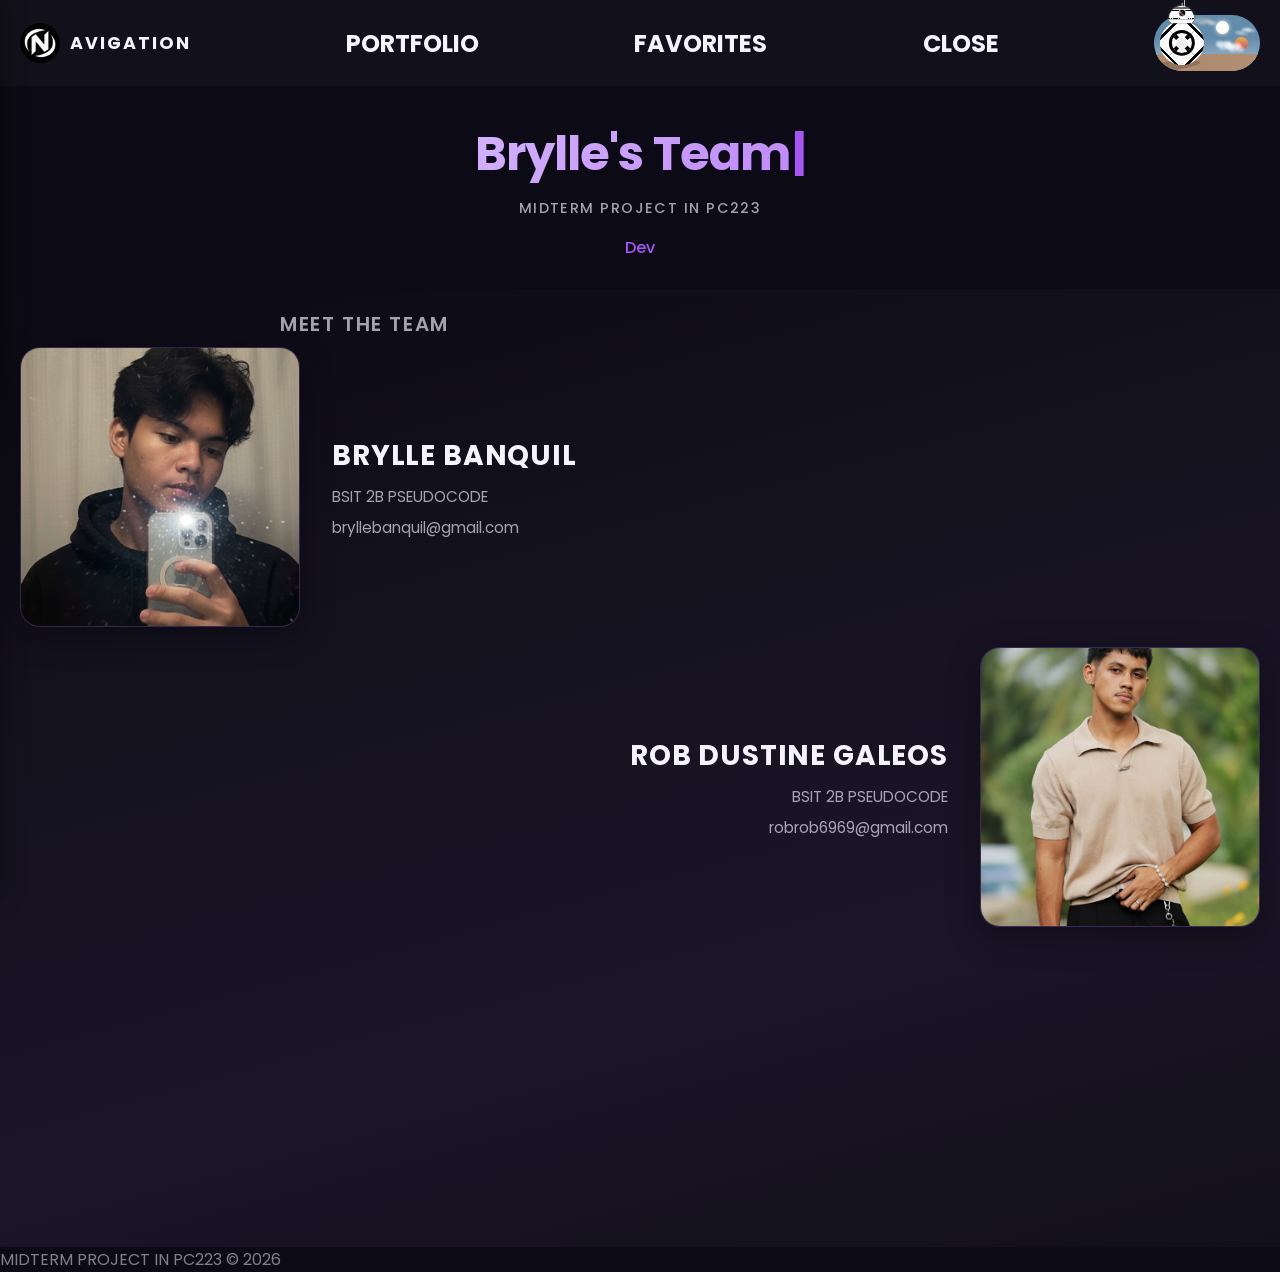
<file: pages/index.html>
<!DOCTYPE html>
<html lang="en">
<head>
    <meta charset="UTF-8">
    <meta name="viewport" content="width=device-width, initial-scale=1.0">
    <title>MIDTERM PROJECT IN PC223</title>
    <link rel="preconnect" href="https://fonts.googleapis.com">
    <link rel="preconnect" href="https://fonts.gstatic.com" crossorigin>
    <link href="https://fonts.googleapis.com/css2?family=Poppins:wght@300;400;500;600;700&display=swap" rel="stylesheet">
    <link rel="stylesheet" href="../style/dashboard.css">
</head>
<body data-theme="dark">
    <header>
        <div class="header-brand" onclick="toggleNav('header')" role="button" tabindex="0" aria-label="Open menu" onkeydown="if(event.key==='Enter'||event.key===' ') { event.preventDefault(); toggleNav('header'); }">
            <img src="../source/images/logo/image.jpg" alt="Brylle's Team" class="header-logo">
            <span class="header-nav-label">AVIGATION</span>
        </div>
        <a href="portfolio.html" class="headsec"><h2>PORTFOLIO</h2></a>
        <a href="favorites.html" class="headsec"><h2>FAVORITES</h2></a>
        <h2 id="close">CLOSE</h2>
        <nav class="navigation">
            <!-- From Uiverse.io by Galahhad - BB8 Toggle -->
            <label class="bb8-toggle" id="themeToggle">
                <input class="bb8-toggle__checkbox" type="checkbox">
                <div class="bb8-toggle__container">
                    <div class="bb8-toggle__scenery">
                        <div class="bb8-toggle__star"></div>
                        <div class="bb8-toggle__star"></div>
                        <div class="bb8-toggle__star"></div>
                        <div class="bb8-toggle__star"></div>
                        <div class="bb8-toggle__star"></div>
                        <div class="bb8-toggle__star"></div>
                        <div class="bb8-toggle__star"></div>
                        <div class="tatto-1"></div>
                        <div class="tatto-2"></div>
                        <div class="gomrassen"></div>
                        <div class="hermes"></div>
                        <div class="chenini"></div>
                        <div class="bb8-toggle__cloud"></div>
                        <div class="bb8-toggle__cloud"></div>
                        <div class="bb8-toggle__cloud"></div>
                    </div>
                    <div class="bb8">
                        <div class="bb8__head-container">
                            <div class="bb8__antenna"></div>
                            <div class="bb8__antenna"></div>
                            <div class="bb8__head"></div>
                        </div>
                        <div class="bb8__body"></div>
                    </div>
                    <div class="artificial__hidden">
                        <div class="bb8__shadow"></div>
                    </div>
                </div>
            </label>
        </nav>
    </header>
    <aside id="sidebar" class="sidebar">
        <div class="sidebar-header" onclick="toggleNav('sidebar')" role="button" tabindex="0" aria-label="Close menu" onkeydown="if(event.key==='Enter'||event.key===' ') { event.preventDefault(); toggleNav('sidebar'); }">
            <img src="../source/images/logo/image.jpg" alt="Brylle's Team" class="sidebar-logo">
            <h2 class="sidebar-title">AVIGATION</h2>
        </div>
        <ul>
            <a href="index.html"><li>HOME</li></a>
            <a href="portfolio.html"><li>PORTFOLIO</li></a>
            <a href="favorites.html"><li>FAVORITES</li></a>
            <a href="javascript:void(0)" onclick="toggleNav('sidebar'); return false;"><li>CLOSE</li></a>
            <!--<a href="settings.html"><li>Settings</li></a>
            <a href="help.html"><li>Help</li></a>
            <a href="login.html"><li>Logout</li></a>-->
        </ul>
    </aside>
    <div class="sidebar-overlay" id="sidebarOverlay" onclick="toggleNav('overlay')" aria-hidden="true"></div>

    <section class="hero">
        <h1 class="hero-title" id="mainTitle" data-typing="Brylle's Team"></h1>
        <p class="hero-subtitle">MIDTERM PROJECT IN PC223</p>
        <p class="hero-roles" id="heroRoles" aria-live="polite"></p>
    </section>

    <div class="main">
        <h2 class="section-heading">Meet the Team</h2>
        <section class="cards-section">
            <article class="card-block" data-scroll>
                <div class="card">
                    <img src="../source/images/logo/brylle.png" alt="Brylle">
                </div>
                <div class="card-info">
                    <h2>BRYLLE BANQUIL</h2>
                    <p>BSIT 2B PSEUDOCODE</p>
                    <p>bryllebanquil@gmail.com</p>
                </div>
            </article>
            <article class="card-block card-block--reversed" data-scroll>
                <div class="card">
                    <img src="../source/images/logo/rob.jpg" alt="Rob">
                </div>
                <div class="card-info">
                    <h2>ROB DUSTINE GALEOS</h2>
                    <p>BSIT 2B PSEUDOCODE</p>
                    <P>robrob6969@gmail.com</P>
                </div>
            </article>
            <article class="card-block" data-scroll>
                <div class="card">
                    <img src="../source/images/logo/ivan.jpg" alt="Ivan">
                </div>
                <div class="card-info">
                    <h2>IVAN LINGO</h2>
                    <p>BSIT 2B PSEUDOCODE</p>
                    <P>ivnlngoo09@gmail.com</P>
                </div>
            </article>
        </section>
    </div>
    

    <footer>
        <p>MIDTERM PROJECT IN PC223 &copy; 2026</p>
    </footer>
    
</body>
<script src="../function/data.js"></script>
</html>
</file>
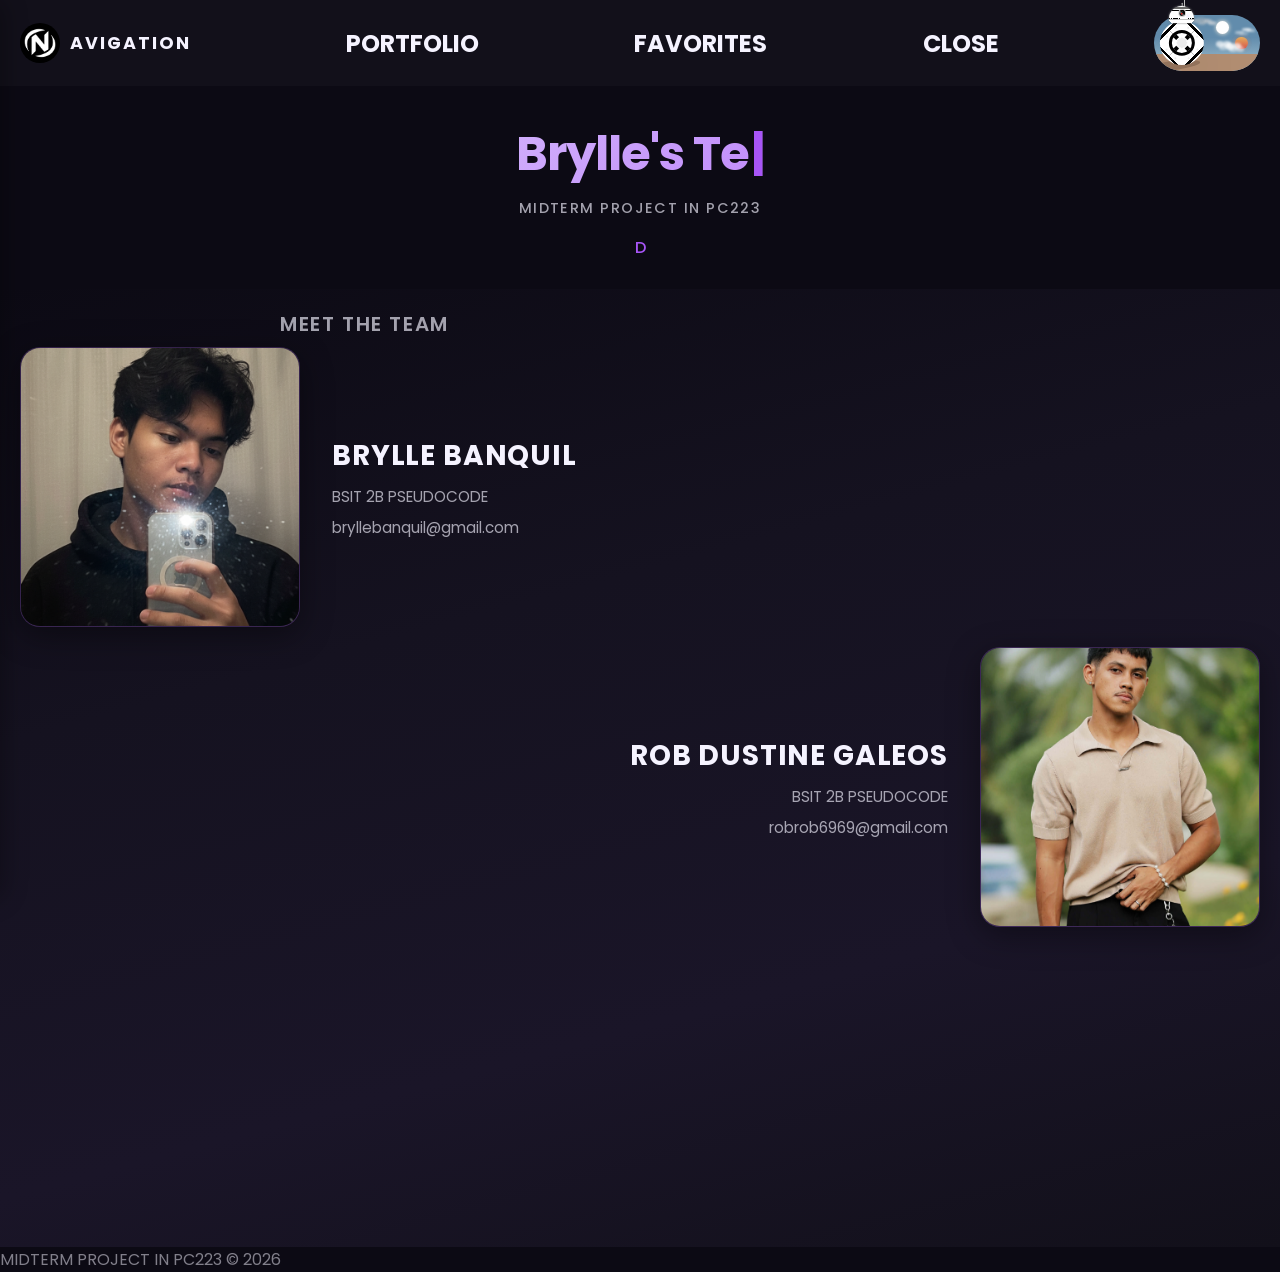
<file: pages/dashboard.html>
<!DOCTYPE html>
<html lang="en">
<head>
    <meta charset="UTF-8">
    <meta name="viewport" content="width=device-width, initial-scale=1.0">
    <title>MIDTERM PROJECT IN PC223</title>
    <link rel="preconnect" href="https://fonts.googleapis.com">
    <link rel="preconnect" href="https://fonts.gstatic.com" crossorigin>
    <link href="https://fonts.googleapis.com/css2?family=Poppins:wght@300;400;500;600;700&display=swap" rel="stylesheet">
    <link rel="stylesheet" href="../style/dashboard.css">
</head>
<body data-theme="dark">
    <header>
        <div class="header-brand" onclick="toggleNav('header')" role="button" tabindex="0" aria-label="Open menu" onkeydown="if(event.key==='Enter'||event.key===' ') { event.preventDefault(); toggleNav('header'); }">
            <img src="../source/images/logo/image.jpg" alt="Brylle's Team" class="header-logo">
            <span class="header-nav-label">AVIGATION</span>
        </div>
        <a href="portfolio.html" class="headsec"><h2>PORTFOLIO</h2></a>
        <a href="favorites.html" class="headsec"><h2>FAVORITES</h2></a>
        <h2 id="close">CLOSE</h2>
        <nav class="navigation">
            <!-- From Uiverse.io by Galahhad - BB8 Toggle -->
            <label class="bb8-toggle" id="themeToggle">
                <input class="bb8-toggle__checkbox" type="checkbox">
                <div class="bb8-toggle__container">
                    <div class="bb8-toggle__scenery">
                        <div class="bb8-toggle__star"></div>
                        <div class="bb8-toggle__star"></div>
                        <div class="bb8-toggle__star"></div>
                        <div class="bb8-toggle__star"></div>
                        <div class="bb8-toggle__star"></div>
                        <div class="bb8-toggle__star"></div>
                        <div class="bb8-toggle__star"></div>
                        <div class="tatto-1"></div>
                        <div class="tatto-2"></div>
                        <div class="gomrassen"></div>
                        <div class="hermes"></div>
                        <div class="chenini"></div>
                        <div class="bb8-toggle__cloud"></div>
                        <div class="bb8-toggle__cloud"></div>
                        <div class="bb8-toggle__cloud"></div>
                    </div>
                    <div class="bb8">
                        <div class="bb8__head-container">
                            <div class="bb8__antenna"></div>
                            <div class="bb8__antenna"></div>
                            <div class="bb8__head"></div>
                        </div>
                        <div class="bb8__body"></div>
                    </div>
                    <div class="artificial__hidden">
                        <div class="bb8__shadow"></div>
                    </div>
                </div>
            </label>
        </nav>
    </header>
    <aside id="sidebar" class="sidebar">
        <div class="sidebar-header" onclick="toggleNav('sidebar')" role="button" tabindex="0" aria-label="Close menu" onkeydown="if(event.key==='Enter'||event.key===' ') { event.preventDefault(); toggleNav('sidebar'); }">
            <img src="../source/images/logo/image.jpg" alt="Brylle's Team" class="sidebar-logo">
            <h2 class="sidebar-title">AVIGATION</h2>
        </div>
        <ul>
            <a href="dashboard.html"><li>HOME</li></a>
            <a href="portfolio.html"><li>PORTFOLIO</li></a>
            <a href="favorites.html"><li>FAVORITES</li></a>
            <a href="javascript:void(0)" onclick="toggleNav('sidebar'); return false;"><li>CLOSE</li></a>
            <!--<a href="settings.html"><li>Settings</li></a>
            <a href="help.html"><li>Help</li></a>
            <a href="login.html"><li>Logout</li></a>-->
        </ul>
    </aside>
    <div class="sidebar-overlay" id="sidebarOverlay" onclick="toggleNav('overlay')" aria-hidden="true"></div>

    <section class="hero">
        <h1 class="hero-title" id="mainTitle" data-typing="Brylle's Team"></h1>
        <p class="hero-subtitle">MIDTERM PROJECT IN PC223</p>
        <p class="hero-roles" id="heroRoles" aria-live="polite"></p>
    </section>

    <div class="main">
        <h2 class="section-heading">Meet the Team</h2>
        <section class="cards-section">
            <article class="card-block" data-scroll>
                <div class="card">
                    <img src="../source/images/logo/brylle.png" alt="Brylle">
                </div>
                <div class="card-info">
                    <h2>BRYLLE BANQUIL</h2>
                    <p>BSIT 2B PSEUDOCODE</p>
                    <p>bryllebanquil@gmail.com</p>
                </div>
            </article>
            <article class="card-block card-block--reversed" data-scroll>
                <div class="card">
                    <img src="../source/images/logo/rob.jpg" alt="Rob">
                </div>
                <div class="card-info">
                    <h2>ROB DUSTINE GALEOS</h2>
                    <p>BSIT 2B PSEUDOCODE</p>
                    <P>robrob6969@gmail.com</P>
                </div>
            </article>
            <article class="card-block" data-scroll>
                <div class="card">
                    <img src="../source/images/logo/ivan.jpg" alt="Ivan">
                </div>
                <div class="card-info">
                    <h2>IVAN LINGO</h2>
                    <p>BSIT 2B PSEUDOCODE</p>
                    <P>ivnlngoo09@gmail.com</P>
                </div>
            </article>
        </section>
    </div>
    

    <footer>
        <p>MIDTERM PROJECT IN PC223 &copy; 2026</p>
    </footer>
    
</body>
<script src="../function/data.js"></script>
</html>
</file>
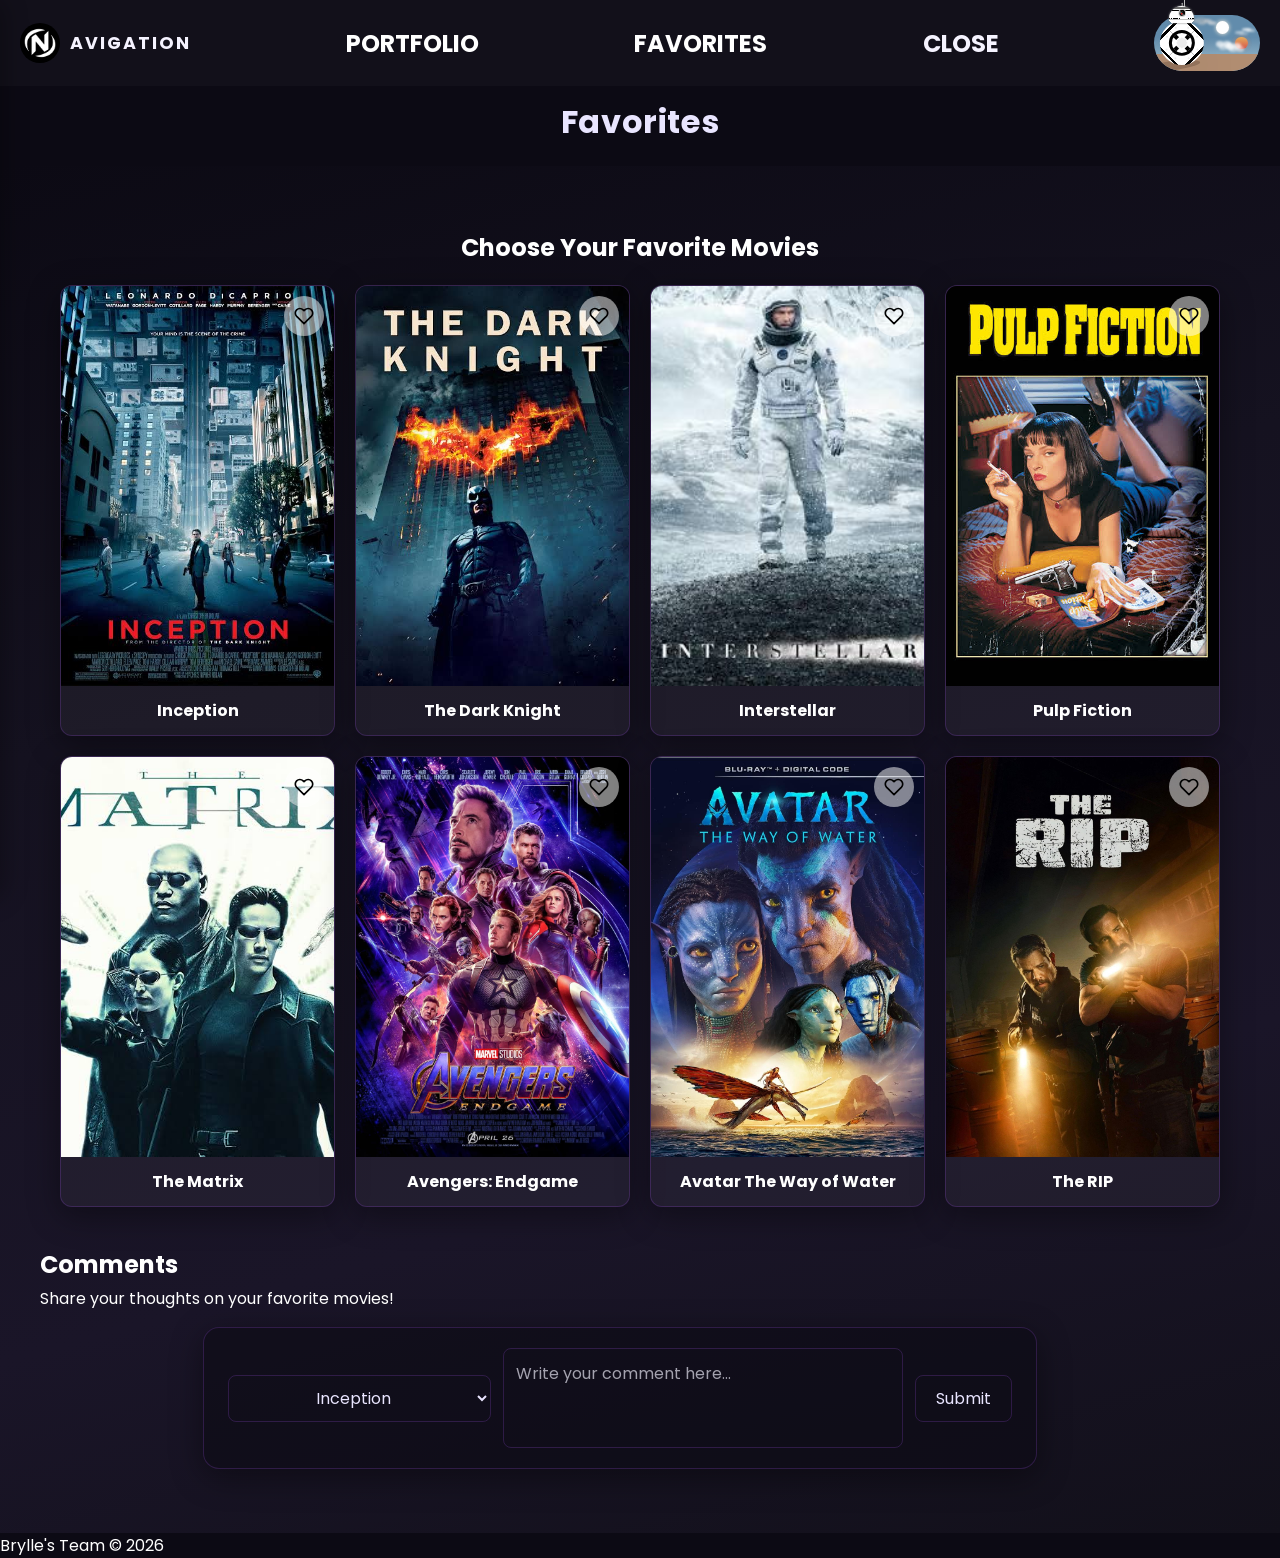
<file: pages/favorites.html>
<!DOCTYPE html>
<html lang="en">
<head>
    <meta charset="UTF-8">
    <meta name="viewport" content="width=device-width, initial-scale=1.0">
    <title>Favorites · Brylle's Team</title>
    <link rel="preconnect" href="https://fonts.googleapis.com">
    <link rel="preconnect" href="https://fonts.gstatic.com" crossorigin>
    <link href="https://fonts.googleapis.com/css2?family=Poppins:wght@300;400;500;600;700&display=swap" rel="stylesheet">
    <link rel="stylesheet" href="../style/dashboard.css">
    <link rel="stylesheet" href="../style/favorites.css">
</head>
<body data-theme="dark">
    <header>
        <div class="header-brand" onclick="toggleNav('header')" role="button" tabindex="0" aria-label="Open menu" onkeydown="if(event.key==='Enter'||event.key===' ') { event.preventDefault(); toggleNav('header'); }">
            <img src="../source/images/logo/image.jpg" alt="Brylle's Team" class="header-logo">
            <span class="header-nav-label">AVIGATION</span>
        </div>
        <a href="portfolio.html" class="headsec"><h2>PORTFOLIO</h2></a>
        <a href="favorites.html" class="headsec"><h2>FAVORITES</h2></a>
        <h2 id="close">CLOSE</h2>
        <nav class="navigation">
            <!-- From Uiverse.io by Galahhad - BB8 Toggle -->
            <label class="bb8-toggle" id="themeToggle">
                <input class="bb8-toggle__checkbox" type="checkbox">
                <div class="bb8-toggle__container">
                    <div class="bb8-toggle__scenery">
                        <div class="bb8-toggle__star"></div>
                        <div class="bb8-toggle__star"></div>
                        <div class="bb8-toggle__star"></div>
                        <div class="bb8-toggle__star"></div>
                        <div class="bb8-toggle__star"></div>
                        <div class="bb8-toggle__star"></div>
                        <div class="bb8-toggle__star"></div>
                        <div class="tatto-1"></div>
                        <div class="tatto-2"></div>
                        <div class="gomrassen"></div>
                        <div class="hermes"></div>
                        <div class="chenini"></div>
                        <div class="bb8-toggle__cloud"></div>
                        <div class="bb8-toggle__cloud"></div>
                        <div class="bb8-toggle__cloud"></div>
                    </div>
                    <div class="bb8">
                        <div class="bb8__head-container">
                            <div class="bb8__antenna"></div>
                            <div class="bb8__antenna"></div>
                            <div class="bb8__head"></div>
                        </div>
                        <div class="bb8__body"></div>
                    </div>
                    <div class="artificial__hidden">
                        <div class="bb8__shadow"></div>
                    </div>
                </div>
            </label>
        </nav>
    </header>
    <aside id="sidebar" class="sidebar">
        <div class="sidebar-header" onclick="toggleNav('sidebar')" role="button" tabindex="0" aria-label="Close menu" onkeydown="if(event.key==='Enter'||event.key===' ') { event.preventDefault(); toggleNav('sidebar'); }">
            <img src="../source/images/logo/image.jpg" alt="Brylle's Team" class="sidebar-logo">
            <h2 class="sidebar-title">AVIGATION</h2>
        </div>
        <ul>
            <a href="index.html"><li>HOME</li></a>
            <a href="portfolio.html"><li>PORTFOLIO</li></a>
            <a href="favorites.html"><li>FAVORITES</li></a>
            <a href="javascript:void(0)" onclick="toggleNav('sidebar'); return false;"><li>CLOSE</li></a>
        </ul>
    </aside>
    <div class="sidebar-overlay" id="sidebarOverlay" onclick="toggleNav('overlay')" aria-hidden="true"></div>

    <h1 class="title" id="mainTitle" data-typing="Favorites"></h1>
    <div class="main main--favorites">
        <div class="show-cards">
            <h2>Choose Your Favorite Movies</h2>
            <div class="cards-grid">
                <div class="card">
                    <img src="../source/images/logo/inception.jpg" alt="Inception">
                    
                    <h3>Inception</h3>
                    <button class="heart-btn" data-movie="inception"><svg viewBox="0 0 24 24" fill="none" stroke="currentColor" stroke-width="2" stroke-linecap="round" stroke-linejoin="round"><path d="M20.84 4.61a5.5 5.5 0 0 0-7.78 0L12 5.67l-1.06-1.06a5.5 5.5 0 0 0-7.78 7.78l1.06 1.06L12 21.23l7.78-7.78 1.06-1.06a5.5 5.5 0 0 0 0-7.78z"></path></svg></button>
                </div>
                <div class="card">
                    <img src="../source/images/logo/tdk.jpg" alt="The Dark Knight">
                    <h3>The Dark Knight</h3>
                    <button class="heart-btn" data-movie="dark-knight"><svg viewBox="0 0 24 24" fill="none" stroke="currentColor" stroke-width="2" stroke-linecap="round" stroke-linejoin="round"><path d="M20.84 4.61a5.5 5.5 0 0 0-7.78 0L12 5.67l-1.06-1.06a5.5 5.5 0 0 0-7.78 7.78l1.06 1.06L12 21.23l7.78-7.78 1.06-1.06a5.5 5.5 0 0 0 0-7.78z"></path></svg></button>
                </div>
                <div class="card">
                    <img src="../source/images/logo/interstellar.jpg" alt="Interstellar">
                    <h3>Interstellar</h3>
                    <button class="heart-btn" data-movie="interstellar"><svg viewBox="0 0 24 24" fill="none" stroke="currentColor" stroke-width="2" stroke-linecap="round" stroke-linejoin="round"><path d="M20.84 4.61a5.5 5.5 0 0 0-7.78 0L12 5.67l-1.06-1.06a5.5 5.5 0 0 0-7.78 7.78l1.06 1.06L12 21.23l7.78-7.78 1.06-1.06a5.5 5.5 0 0 0 0-7.78z"></path></svg></button>
                </div>
                <div class="card">
                    <img src="../source/images/logo/pf.jpg" alt="Pulp Fiction">
                    <h3>Pulp Fiction</h3>
                    <button class="heart-btn" data-movie="pulp-fiction"><svg viewBox="0 0 24 24" fill="none" stroke="currentColor" stroke-width="2" stroke-linecap="round" stroke-linejoin="round"><path d="M20.84 4.61a5.5 5.5 0 0 0-7.78 0L12 5.67l-1.06-1.06a5.5 5.5 0 0 0-7.78 7.78l1.06 1.06L12 21.23l7.78-7.78 1.06-1.06a5.5 5.5 0 0 0 0-7.78z"></path></svg></button>
                </div>
                <div class="card">
                    <img src="../source/images/logo/tm.jpg" alt="The Matrix">
                    <h3>The Matrix</h3>
                    <button class="heart-btn" data-movie="matrix"><svg viewBox="0 0 24 24" fill="none" stroke="currentColor" stroke-width="2" stroke-linecap="round" stroke-linejoin="round"><path d="M20.84 4.61a5.5 5.5 0 0 0-7.78 0L12 5.67l-1.06-1.06a5.5 5.5 0 0 0-7.78 7.78l1.06 1.06L12 21.23l7.78-7.78 1.06-1.06a5.5 5.5 0 0 0 0-7.78z"></path></svg></button>
                </div>
                <div class="card">
                    <img src="../source/images/logo/aeg.jpg" alt="Avengers: Endgame">
                    <h3>Avengers: Endgame</h3>
                    <button class="heart-btn" data-movie="avengers"><svg viewBox="0 0 24 24" fill="none" stroke="currentColor" stroke-width="2" stroke-linecap="round" stroke-linejoin="round"><path d="M20.84 4.61a5.5 5.5 0 0 0-7.78 0L12 5.67l-1.06-1.06a5.5 5.5 0 0 0-7.78 7.78l1.06 1.06L12 21.23l7.78-7.78 1.06-1.06a5.5 5.5 0 0 0 0-7.78z"></path></svg></button>
                </div>
                <div class="card">
                    <img src="../source/images/logo/atwow.jpg" alt="Parasite">
                    <h3>Avatar The Way of Water</h3>
                    <button class="heart-btn" data-movie="parasite"><svg viewBox="0 0 24 24" fill="none" stroke="currentColor" stroke-width="2" stroke-linecap="round" stroke-linejoin="round"><path d="M20.84 4.61a5.5 5.5 0 0 0-7.78 0L12 5.67l-1.06-1.06a5.5 5.5 0 0 0-7.78 7.78l1.06 1.06L12 21.23l7.78-7.78 1.06-1.06a5.5 5.5 0 0 0 0-7.78z"></path></svg></button>
                </div>
                <div class="card">
                    <img src="../source/images/logo/trip.jpg" alt="The RIP">
                    <h3>The RIP</h3>
                    <button class="heart-btn" data-movie="THE RIP"><svg viewBox="0 0 24 24" fill="none" stroke="currentColor" stroke-width="2" stroke-linecap="round" stroke-linejoin="round"><path d="M20.84 4.61a5.5 5.5 0 0 0-7.78 0L12 5.67l-1.06-1.06a5.5 5.5 0 0 0-7.78 7.78l1.06 1.06L12 21.23l7.78-7.78 1.06-1.06a5.5 5.5 0 0 0 0-7.78z"></path></svg></button>
                </div>
            </div>
        </div>
        <div class="comments">
            <div class="comment-message">
                <h2>Comments</h2>
                <p>Share your thoughts on your favorite movies!</p>
            </div>
            <div class="comment-container">
                <select name="movies" id="movie-dropdown">
                    <option value="Inception">Inception</option>
                    <option value="The Dark Knight">The Dark Knight</option>
                    <option value="Interstellar">Interstellar</option>
                    <option value="Pulp Fiction">Pulp Fiction</option>
                    <option value="The Matrix">The Matrix</option>
                    <option value="Avengers: Endgame">Avengers: Endgame</option>
                    <option value="Avatar The Way of Water">Avatar The Way of Water</option>
                    <option value="The RIP">The RIP</option>
                </select>
                <textarea id="comment-input" placeholder="Write your comment here..."></textarea>
                <button type="button" id="submit-comment">Submit</button>
            </div>
            <div class="comment-list" id="comment-list"></div>
        </div>
    </div>

    <footer>
        <p>Brylle's Team &copy; 2026</p>
    </footer>
    <script src="../function/data.js"></script>
    <script src="../function/favorites.js"></script>
</body>
</html>
</file>
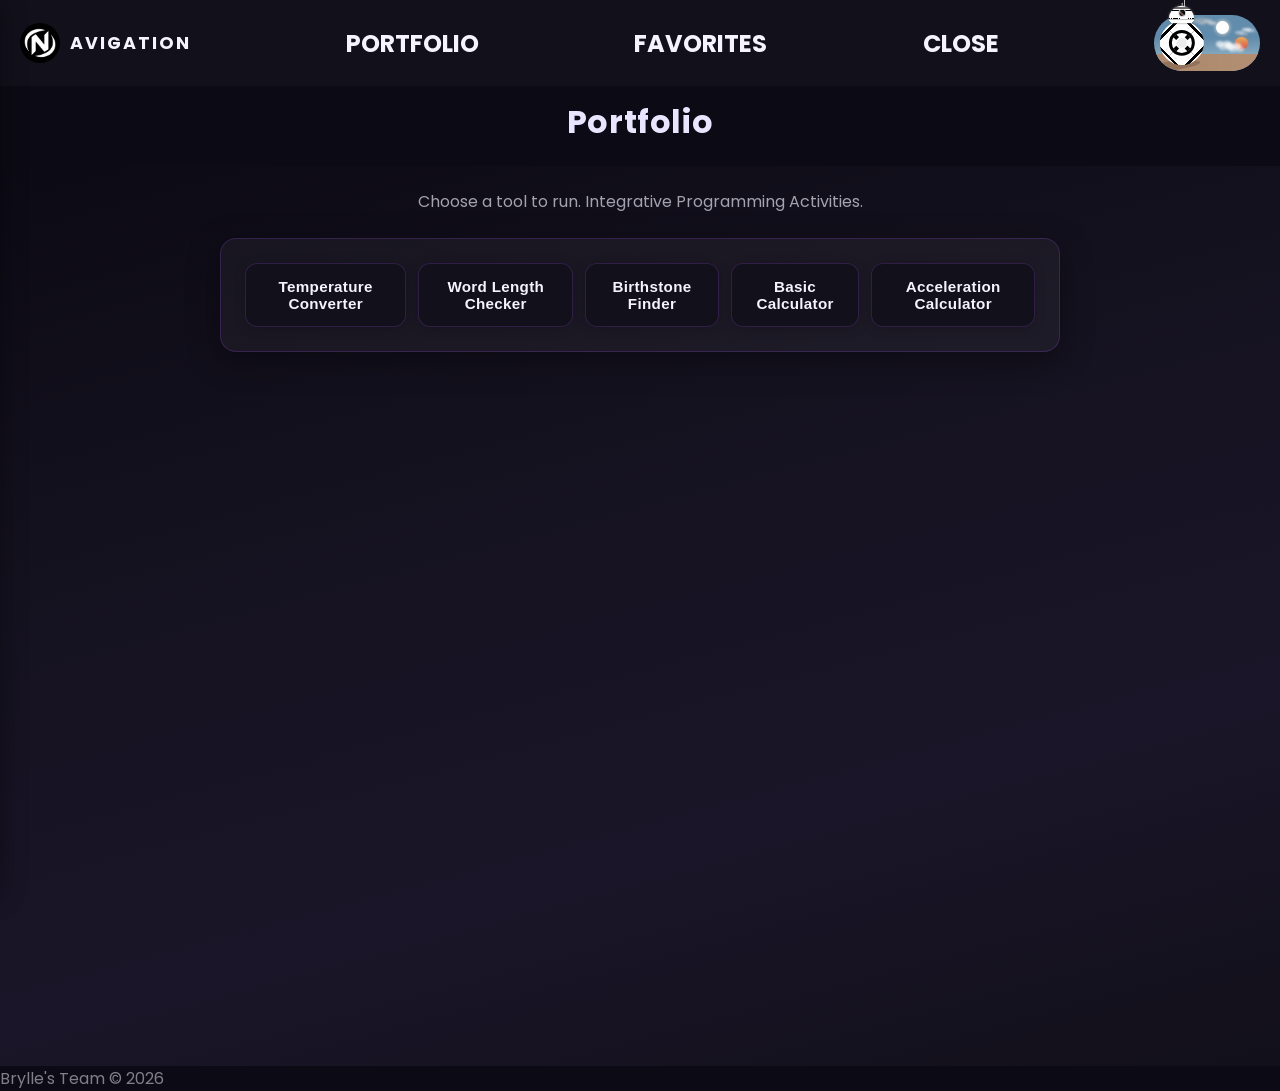
<file: pages/portfolio.html>
<!DOCTYPE html>
<html lang="en">
<head>
    <meta charset="UTF-8">
    <meta name="viewport" content="width=device-width, initial-scale=1.0">
    <title>Portfolio · Brylle's Team</title>
    <link rel="preconnect" href="https://fonts.googleapis.com">
    <link rel="preconnect" href="https://fonts.gstatic.com" crossorigin>
    <link href="https://fonts.googleapis.com/css2?family=Poppins:wght@300;400;500;600;700&display=swap" rel="stylesheet">
    <link rel="stylesheet" href="../style/dashboard.css">
    <link rel="stylesheet" href="../style/portfolio.css">
</head>
<body data-theme="dark">
    <header>
        <div class="header-brand" onclick="toggleNav('header')" role="button" tabindex="0" aria-label="Open menu" onkeydown="if(event.key==='Enter'||event.key===' ') { event.preventDefault(); toggleNav('header'); }">
            <img src="../source/images/logo/image.jpg" alt="Brylle's Team" class="header-logo">
            <span class="header-nav-label">AVIGATION</span>
        </div>
        <a href="portfolio.html" class="headsec"><h2>PORTFOLIO</h2></a>
        <a href="favorites.html" class="headsec"><h2>FAVORITES</h2></a>
        <h2 id="close">CLOSE</h2>
        <nav class="navigation">
            <!-- From Uiverse.io by Galahhad - BB8 Toggle -->
            <label class="bb8-toggle" id="themeToggle">
                <input class="bb8-toggle__checkbox" type="checkbox">
                <div class="bb8-toggle__container">
                    <div class="bb8-toggle__scenery">
                        <div class="bb8-toggle__star"></div>
                        <div class="bb8-toggle__star"></div>
                        <div class="bb8-toggle__star"></div>
                        <div class="bb8-toggle__star"></div>
                        <div class="bb8-toggle__star"></div>
                        <div class="bb8-toggle__star"></div>
                        <div class="bb8-toggle__star"></div>
                        <div class="tatto-1"></div>
                        <div class="tatto-2"></div>
                        <div class="gomrassen"></div>
                        <div class="hermes"></div>
                        <div class="chenini"></div>
                        <div class="bb8-toggle__cloud"></div>
                        <div class="bb8-toggle__cloud"></div>
                        <div class="bb8-toggle__cloud"></div>
                    </div>
                    <div class="bb8">
                        <div class="bb8__head-container">
                            <div class="bb8__antenna"></div>
                            <div class="bb8__antenna"></div>
                            <div class="bb8__head"></div>
                        </div>
                        <div class="bb8__body"></div>
                    </div>
                    <div class="artificial__hidden">
                        <div class="bb8__shadow"></div>
                    </div>
                </div>
            </label>
        </nav>
    </header>
    <aside id="sidebar" class="sidebar">
        <div class="sidebar-header" onclick="toggleNav('sidebar')" role="button" tabindex="0" aria-label="Close menu" onkeydown="if(event.key==='Enter'||event.key===' ') { event.preventDefault(); toggleNav('sidebar'); }">
            <img src="../source/images/logo/image.jpg" alt="Brylle's Team" class="sidebar-logo">
            <h2 class="sidebar-title">AVIGATION</h2>
        </div>
        <ul>
            <a href="index.html"><li>HOME</li></a>
            <a href="portfolio.html"><li>PORTFOLIO</li></a>
            <a href="favorites.html"><li>FAVORITES</li></a>
            <a href="javascript:void(0)" onclick="toggleNav('sidebar'); return false;"><li>CLOSE</li></a>
        </ul>
    </aside>
    <div class="sidebar-overlay" id="sidebarOverlay" onclick="toggleNav('overlay')" aria-hidden="true"></div>

    <h1 class="title" id="mainTitle" data-typing="Portfolio"></h1>
    <div class="main main--portfolio">
        <div class="portfolio-container">
            <p class="portfolio-intro">Choose a tool to run. Integrative Programming Activities.</p>
            
            <div class="programs-container">
                <div class="programs-grid">
                    <button type="button" class="program-btn" onclick="component1()">Temperature Converter</button>
                    <button type="button" class="program-btn" onclick="component2()">Word Length Checker</button>
                    <button type="button" class="program-btn" onclick="component3()">Birthstone Finder</button>
                    <button type="button" class="program-btn" onclick="component4()">Basic Calculator</button>
                    <button type="button" class="program-btn" onclick="component5()">Acceleration Calculator</button>
                </div>
            </div>

            <div id="portfolioContent" class="portfolio-content"></div>
        </div>
    </div>

    <footer>
        <p>Brylle's Team &copy; 2026</p>
    </footer>
    <script src="../function/data.js"></script>
    <script src="../function/script.js"></script>
</body>
</html>
</file>
<file: style/dashboard.css>
* {
    margin: 0;
    padding: 0;
    box-sizing: border-box;
}

/* Theme: dark (default) – Figma portfolio style with purple gradient accents */
:root,
body[data-theme="dark"] {
    --bg-body: #0c0a14;
    --bg-header: #12101a;
    --bg-sidebar: #0f0d14;
    --bg-main: linear-gradient(165deg, #0c0a14 0%, #151220 35%, #1a1528 70%, #12101a 100%);
    --accent: #a855f7;
    --accent-soft: rgba(168, 85, 247, 0.25);
    --accent-glow: rgba(168, 85, 247, 0.4);
    --text-header: #f5f3ff;
    --text-title: #e9e5ff;
    --text-card: #f5f3ff;
    --text-muted: rgba(245, 243, 255, 0.65);
    --card-bg: rgba(255, 255, 255, 0.04);
    --card-border: rgba(168, 85, 247, 0.2);
    --card-shadow: 0 8px 32px rgba(0, 0, 0, 0.4);
    --card-shadow-hover: 0 16px 48px rgba(168, 85, 247, 0.15);
    --sidebar-link: #e9e5ff;
    --sidebar-link-hover: rgba(168, 85, 247, 0.2);
    --headsec-color: #f5f3ff;
    --footer-color: rgba(245, 243, 255, 0.5);
}

/* Theme: light */
body[data-theme="light"] {
    --bg-body: #f8f6fc;
    --bg-header: #2d2640;
    --bg-sidebar: #252038;
    --bg-main: linear-gradient(165deg, #f8f6fc 0%, #ede9f7 40%, #e2dcf0 100%);
    --accent: #7c3aed;
    --accent-soft: rgba(124, 58, 237, 0.15);
    --accent-glow: rgba(124, 58, 237, 0.3);
    --text-header: #fff;
    --text-title: #1f1b2e;
    --text-card: #1f1b2e;
    --text-muted: rgba(31, 27, 46, 0.65);
    --card-bg: rgba(255, 255, 255, 0.9);
    --card-border: rgba(124, 58, 237, 0.2);
    --card-shadow: 0 8px 24px rgba(124, 58, 237, 0.08);
    --card-shadow-hover: 0 16px 40px rgba(124, 58, 237, 0.12);
    --sidebar-link: #fff;
    --sidebar-link-hover: rgba(255, 255, 255, 0.15);
    --headsec-color: #fff;
    --footer-color: #5a5169;
}

body, html {
    height: 100%;
    font-family: 'Poppins', 'Segoe UI', Tahoma, Geneva, Verdana, sans-serif;
    background-color: var(--bg-body);
    transition: background-color 0.3s ease;
}
li {
    text-decoration: none;
}

header {
    display: flex;
    align-items: center;
    background-color: var(--bg-header);
    color: var(--text-header);
    padding: 15px 20px;
    text-align: center;
    justify-content: space-between;
    transition: background-color 0.3s ease;
}
.headsec {
    text-decoration: none;
    color: var(--headsec-color);
    transition: color 0.2s ease, opacity 0.2s ease;
}
.headsec:hover {
    text-decoration: underline;
    text-underline-offset: 4px;
    color: var(--headsec-color);
    opacity: 0.9;
}
.headsec:hover h2 {
    text-decoration: inherit;
}

#close {
    cursor: pointer;
    color: var(--headsec-color);
    transition: color 0.2s ease, opacity 0.2s ease;
}
#close:hover {
    text-decoration: underline;
    text-underline-offset: 4px;
    opacity: 0.85;
}
.navigation {
    display: flex;
    gap: 20px;
}

/* Header logo + AVIGATION (nav button, aligned) */
.header-brand {
    display: flex;
    align-items: center;
    gap: 10px;
    cursor: pointer;
    padding: 4px 0;
    -webkit-tap-highlight-color: transparent;
}
.header-logo {
    display: block;
    width: 40px;
    height: 40px;
    object-fit: cover;
    border-radius: 50%;
    flex-shrink: 0;
    transition: transform 0.6s ease;
    animation: neural-pulse 3s ease-in-out infinite;
}
@keyframes neural-pulse {
    0%, 100% { box-shadow: 0 0 0 0 var(--accent-soft); }
    50% { box-shadow: 0 0 0 10px rgba(168, 85, 247, 0.08); }
}
@media (prefers-reduced-motion: reduce) {
    .header-logo { animation: none; }
}
/* Click-triggered spin (JS adds .logo-spin so animation completes on short click) */
.header-logo.logo-spin {
    transform: scale(1.2) rotate(180deg);
}
.header-nav-label {
    font-size: 1.1rem;
    font-weight: 700;
    letter-spacing: 2px;
    color: var(--text-header);
    line-height: 40px;
    height: 40px;
    display: inline-flex;
    align-items: center;
    user-select: none;
}
.header-brand:hover .header-logo {
    opacity: 0.9;
}
.person {
    cursor: pointer;
}
.person img {
    height: 30px;
    width: 30px;
    border-radius: 50%;
}

/* Theme toggle: show sun in dark mode (click to go light), moon in light mode (click to go dark) */
/* From Uiverse.io by Galahhad */ 
/* REMASTERED */
/* RTX-ON */
/* completely redone toggle and droid */

.bb8-toggle {
  --toggle-size: 10px;
  --toggle-width: 10.625em;
  --toggle-height: 5.625em;
  --toggle-offset: calc((var(--toggle-height) - var(--bb8-diameter)) / 2);
  --toggle-bg: linear-gradient(#2c4770, #070e2b 35%, #628cac 50% 70%, #a6c5d4) no-repeat;
  --bb8-diameter: 4.375em;
  --radius: 99em;
  --transition: 0.4s;
  --accent: #000000;
  --bb8-bg: #fff;
}

.bb8-toggle,
.bb8-toggle *,
.bb8-toggle *::before,
.bb8-toggle *::after {
  -webkit-box-sizing: border-box;
  box-sizing: border-box;
}

.bb8-toggle {
  cursor: pointer;
  margin-top: var(--margin-top-for-head);
  font-size: var(--toggle-size);
  display: inline-block;
}

.bb8-toggle__checkbox {
  -webkit-appearance: none;
  -moz-appearance: none;
  appearance: none;
  display: none;
}

.bb8-toggle__container {
  width: var(--toggle-width);
  height: var(--toggle-height);
  background: var(--toggle-bg);
  background-size: 100% 11.25em;
  background-position-y: -5.625em;
  border-radius: var(--radius);
  position: relative;
  -webkit-transition: var(--transition);
  -o-transition: var(--transition);
  transition: var(--transition);
}

.bb8 {
  display: -webkit-box;
  display: -ms-flexbox;
  display: flex;
  -webkit-box-orient: vertical;
  -webkit-box-direction: normal;
  -ms-flex-direction: column;
  flex-direction: column;
  -webkit-box-align: center;
  -ms-flex-align: center;
  align-items: center;
  position: absolute;
  top: calc(var(--toggle-offset) - 1.688em + 0.188em);
  left: var(--toggle-offset);
  -webkit-transition: var(--transition);
  -o-transition: var(--transition);
  transition: var(--transition);
  z-index: 2;
}

.bb8__head-container {
  position: relative;
  -webkit-transition: var(--transition);
  -o-transition: var(--transition);
  transition: var(--transition);
  z-index: 2;
  -webkit-transform-origin: 1.25em 3.75em;
  -ms-transform-origin: 1.25em 3.75em;
  transform-origin: 1.25em 3.75em;
}

.bb8__head {
  overflow: hidden;
  margin-bottom: -0.188em;
  width: 2.5em;
  height: 1.688em;
  background: -o-linear-gradient(
      transparent 0.063em,
      dimgray 0.063em 0.313em,
      transparent 0.313em 0.375em,
      var(--accent) 0.375em 0.5em,
      transparent 0.5em 1.313em,
      silver 1.313em 1.438em,
      transparent 1.438em
    ),
    -o-linear-gradient(45deg, transparent 0.188em, var(--bb8-bg) 0.188em 1.25em, transparent 1.25em),
    -o-linear-gradient(135deg, transparent 0.188em, var(--bb8-bg) 0.188em 1.25em, transparent 1.25em),
    -o-linear-gradient(var(--bb8-bg) 1.25em, transparent 1.25em);
  background: linear-gradient(
      transparent 0.063em,
      dimgray 0.063em 0.313em,
      transparent 0.313em 0.375em,
      var(--accent) 0.375em 0.5em,
      transparent 0.5em 1.313em,
      silver 1.313em 1.438em,
      transparent 1.438em
    ),
    linear-gradient(
      45deg,
      transparent 0.188em,
      var(--bb8-bg) 0.188em 1.25em,
      transparent 1.25em
    ),
    linear-gradient(
      -45deg,
      transparent 0.188em,
      var(--bb8-bg) 0.188em 1.25em,
      transparent 1.25em
    ),
    linear-gradient(var(--bb8-bg) 1.25em, transparent 1.25em);
  border-radius: var(--radius) var(--radius) 0 0;
  position: relative;
  z-index: 1;
  -webkit-filter: drop-shadow(0 0.063em 0.125em gray);
  filter: drop-shadow(0 0.063em 0.125em gray);
}

.bb8__head::before {
  content: "";
  position: absolute;
  width: 0.563em;
  height: 0.563em;
  background: radial-gradient(
      0.125em circle at 0.25em 0.375em,
      red,
      transparent
    ),
    radial-gradient(
      0.063em circle at 0.375em 0.188em,
      var(--bb8-bg) 50%,
      transparent 100%
    ),
    linear-gradient(45deg, #000 0.188em, dimgray 0.313em 0.375em, #000 0.5em);
  border-radius: var(--radius);
  top: 0.413em;
  left: 50%;
  -webkit-transform: translate(-50%);
  -ms-transform: translate(-50%);
  transform: translate(-50%);
  -webkit-box-shadow: 0 0 0 0.089em lightgray, 0.563em 0.281em 0 -0.148em,
    0.563em 0.281em 0 -0.1em var(--bb8-bg), 0.563em 0.281em 0 -0.063em;
  box-shadow: 0 0 0 0.089em lightgray, 0.563em 0.281em 0 -0.148em,
    0.563em 0.281em 0 -0.1em var(--bb8-bg), 0.563em 0.281em 0 -0.063em;
  z-index: 1;
  -webkit-transition: var(--transition);
  -o-transition: var(--transition);
  transition: var(--transition);
}

.bb8__head::after {
  content: "";
  position: absolute;
  bottom: 0.375em;
  left: 0;
  width: 100%;
  height: 0.188em;
  background: linear-gradient(
    to right,
    var(--accent) 0.125em,
    transparent 0.125em 0.188em,
    var(--accent) 0.188em 0.313em,
    transparent 0.313em 0.375em,
    var(--accent) 0.375em 0.938em,
    transparent 0.938em 1em,
    var(--accent) 1em 1.125em,
    transparent 1.125em 1.875em,
    var(--accent) 1.875em 2em,
    transparent 2em 2.063em,
    var(--accent) 2.063em 2.25em,
    transparent 2.25em 2.313em,
    var(--accent) 2.313em 2.375em,
    transparent 2.375em 2.438em,
    var(--accent) 2.438em
  );
  -webkit-transition: var(--transition);
  -o-transition: var(--transition);
  transition: var(--transition);
}

.bb8__antenna {
  position: absolute;
  -webkit-transform: translateY(-90%);
  -ms-transform: translateY(-90%);
  transform: translateY(-90%);
  width: 0.059em;
  border-radius: var(--radius) var(--radius) 0 0;
  -webkit-transition: var(--transition);
  -o-transition: var(--transition);
  transition: var(--transition);
}

.bb8__antenna:nth-child(1) {
  height: 0.938em;
  right: 0.938em;
  background: linear-gradient(#000 0.188em, silver 0.188em);
}

.bb8__antenna:nth-child(2) {
  height: 0.375em;
  left: 50%;
  -webkit-transform: translate(-50%, -90%);
  -ms-transform: translate(-50%, -90%);
  transform: translate(-50%, -90%);
  background: silver;
}

.bb8__body {
  width: 4.375em;
  height: 4.375em;
  background: var(--bb8-bg);
  border-radius: var(--radius);
  position: relative;
  overflow: hidden;
  -webkit-transition: var(--transition);
  -o-transition: var(--transition);
  transition: var(--transition);
  z-index: 1;
  -webkit-transform: rotate(45deg);
  -ms-transform: rotate(45deg);
  transform: rotate(45deg);
  background: linear-gradient(
      -90deg,
      var(--bb8-bg) 4%,
      var(--accent) 4% 10%,
      transparent 10% 90%,
      var(--accent) 90% 96%,
      var(--bb8-bg) 96%
    ),
    linear-gradient(
      var(--bb8-bg) 4%,
      var(--accent) 4% 10%,
      transparent 10% 90%,
      var(--accent) 90% 96%,
      var(--bb8-bg) 96%
    ),
    linear-gradient(
      to right,
      transparent 2.156em,
      silver 2.156em 2.219em,
      transparent 2.188em
    ),
    linear-gradient(
      transparent 2.156em,
      silver 2.156em 2.219em,
      transparent 2.188em
    );
  background-color: var(--bb8-bg);
}

.bb8__body::after {
  content: "";
  bottom: 1.5em;
  left: 0.563em;
  position: absolute;
  width: 0.188em;
  height: 0.188em;
  background: rgb(236, 236, 236);
  color: rgb(236, 236, 236);
  border-radius: 50%;
  -webkit-box-shadow: 0.875em 0.938em, 0 -1.25em, 0.875em -2.125em,
    2.125em -2.125em, 3.063em -1.25em, 3.063em 0, 2.125em 0.938em;
  box-shadow: 0.875em 0.938em, 0 -1.25em, 0.875em -2.125em, 2.125em -2.125em,
    3.063em -1.25em, 3.063em 0, 2.125em 0.938em;
}

.bb8__body::before {
  content: "";
  width: 2.625em;
  height: 2.625em;
  position: absolute;
  border-radius: 50%;
  z-index: 0.1;
  overflow: hidden;
  top: 50%;
  left: 50%;
  -webkit-transform: translate(-50%, -50%);
  -ms-transform: translate(-50%, -50%);
  transform: translate(-50%, -50%);
  border: 0.313em solid var(--accent);
  background: radial-gradient(
      1em circle at center,
      rgb(236, 236, 236) 50%,
      transparent 51%
    ),
    radial-gradient(1.25em circle at center, var(--bb8-bg) 50%, transparent 51%),
    linear-gradient(
      -90deg,
      transparent 42%,
      var(--accent) 42% 58%,
      transparent 58%
    ),
    linear-gradient(var(--bb8-bg) 42%, var(--accent) 42% 58%, var(--bb8-bg) 58%);
}

.artificial__hidden {
  position: absolute;
  border-radius: inherit;
  inset: 0;
  pointer-events: none;
  overflow: hidden;
}

.bb8__shadow {
  content: "";
  width: var(--bb8-diameter);
  height: 20%;
  border-radius: 50%;
  background: #3a271c;
  -webkit-box-shadow: 0.313em 0 3.125em #3a271c;
  box-shadow: 0.313em 0 3.125em #3a271c;
  opacity: 0.25;
  position: absolute;
  bottom: 0;
  left: calc(var(--toggle-offset) - 0.938em);
  -webkit-transition: var(--transition);
  -o-transition: var(--transition);
  transition: var(--transition);
  -webkit-transform: skew(-70deg);
  -ms-transform: skew(-70deg);
  transform: skew(-70deg);
  z-index: 1;
}

.bb8-toggle__scenery {
  width: 100%;
  height: 100%;
  pointer-events: none;
  overflow: hidden;
  position: relative;
  border-radius: inherit;
}

.bb8-toggle__scenery::before {
  content: "";
  position: absolute;
  width: 100%;
  height: 30%;
  bottom: 0;
  left: -0.238em;
  background: #b18d71;
  z-index: 1;
}

.bb8-toggle__cloud {
  z-index: 1;
  position: absolute;
  border-radius: 50%;
}

.bb8-toggle__cloud:nth-last-child(1) {
  width: 0.875em;
  height: 0.625em;
  -webkit-filter: blur(0.125em) drop-shadow(0.313em 0.313em #ffffffae)
    drop-shadow(-0.625em 0 #fff) drop-shadow(-0.938em -0.125em #fff);
  filter: blur(0.125em) drop-shadow(0.313em 0.313em #ffffffae)
    drop-shadow(-0.625em 0 #fff) drop-shadow(-0.938em -0.125em #fff);
  right: 1.875em;
  top: 2.813em;
  background: linear-gradient(to top right, #ffffffae, #ffffffae);
  -webkit-transition: var(--transition);
  -o-transition: var(--transition);
  transition: var(--transition);
}

.bb8-toggle__cloud:nth-last-child(2) {
  top: 0.625em;
  right: 4.375em;
  width: 0.875em;
  height: 0.375em;
  background: #dfdedeae;
  -webkit-filter: blur(0.125em) drop-shadow(-0.313em -0.188em #e0dfdfae)
    drop-shadow(-0.625em -0.188em #bbbbbbae) drop-shadow(-1em 0.063em #cfcfcfae);
  filter: blur(0.125em) drop-shadow(-0.313em -0.188em #e0dfdfae)
    drop-shadow(-0.625em -0.188em #bbbbbbae) drop-shadow(-1em 0.063em #cfcfcfae);
  -webkit-transition: 0.6s;
  -o-transition: 0.6s;
  transition: 0.6s;
}

.bb8-toggle__cloud:nth-last-child(3) {
  top: 1.25em;
  right: 0.938em;
  width: 0.875em;
  height: 0.375em;
  background: #ffffffae;
  -webkit-filter: blur(0.125em) drop-shadow(0.438em 0.188em #ffffffae)
    drop-shadow(-0.625em 0.313em #ffffffae);
  filter: blur(0.125em) drop-shadow(0.438em 0.188em #ffffffae)
    drop-shadow(-0.625em 0.313em #ffffffae);
  -webkit-transition: 0.8s;
  -o-transition: 0.8s;
  transition: 0.8s;
}

.gomrassen,
.hermes,
.chenini {
  position: absolute;
  border-radius: var(--radius);
  background: linear-gradient(#fff, #6e8ea2);
  top: 100%;
}

.gomrassen {
  left: 0.938em;
  width: 1.875em;
  height: 1.875em;
  -webkit-box-shadow: 0 0 0.188em #ffffff52, 0 0 0.188em #6e8ea24b;
  box-shadow: 0 0 0.188em #ffffff52, 0 0 0.188em #6e8ea24b;
  -webkit-transition: var(--transition);
  -o-transition: var(--transition);
  transition: var(--transition);
}

.gomrassen::before,
.gomrassen::after {
  content: "";
  position: absolute;
  border-radius: inherit;
  -webkit-box-shadow: inset 0 0 0.063em rgb(140, 162, 169);
  box-shadow: inset 0 0 0.063em rgb(140, 162, 169);
  background: rgb(184, 196, 200);
}

.gomrassen::before {
  left: 0.313em;
  top: 0.313em;
  width: 0.438em;
  height: 0.438em;
}

.gomrassen::after {
  width: 0.25em;
  height: 0.25em;
  left: 1.25em;
  top: 0.75em;
}

.hermes {
  left: 3.438em;
  width: 0.625em;
  height: 0.625em;
  -webkit-box-shadow: 0 0 0.125em #ffffff52, 0 0 0.125em #6e8ea24b;
  box-shadow: 0 0 0.125em #ffffff52, 0 0 0.125em #6e8ea24b;
  -webkit-transition: 0.6s;
  -o-transition: 0.6s;
  transition: 0.6s;
}

.chenini {
  left: 4.375em;
  width: 0.5em;
  height: 0.5em;
  -webkit-box-shadow: 0 0 0.125em #ffffff52, 0 0 0.125em #6e8ea24b;
  box-shadow: 0 0 0.125em #ffffff52, 0 0 0.125em #6e8ea24b;
  -webkit-transition: 0.8s;
  -o-transition: 0.8s;
  transition: 0.8s;
}

.tatto-1,
.tatto-2 {
  position: absolute;
  width: 1.25em;
  height: 1.25em;
  border-radius: var(--radius);
}

.tatto-1 {
  background: #fefefe;
  right: 3.125em;
  top: 0.625em;
  -webkit-box-shadow: 0 0 0.438em #fdf4e1;
  box-shadow: 0 0 0.438em #fdf4e1;
  -webkit-transition: var(--transition);
  -o-transition: var(--transition);
  transition: var(--transition);
}

.tatto-2 {
  background: linear-gradient(#e6ac5c, #d75449);
  right: 1.25em;
  top: 2.188em;
  -webkit-box-shadow: 0 0 0.438em #e6ad5c3d, 0 0 0.438em #d755494f;
  box-shadow: 0 0 0.438em #e6ad5c3d, 0 0 0.438em #d755494f;
  -webkit-transition: 0.7s;
  -o-transition: 0.7s;
  transition: 0.7s;
}

.bb8-toggle__star {
  position: absolute;
  width: 0.063em;
  height: 0.063em;
  background: #fff;
  border-radius: var(--radius);
  -webkit-filter: drop-shadow(0 0 0.063em #fff);
  filter: drop-shadow(0 0 0.063em #fff);
  color: #fff;
  top: 100%;
}

.bb8-toggle__star:nth-child(1) {
  left: 3.75em;
  -webkit-box-shadow: 1.25em 0.938em, -1.25em 2.5em, 0 1.25em, 1.875em 0.625em,
    -3.125em 1.875em, 1.25em 2.813em;
  box-shadow: 1.25em 0.938em, -1.25em 2.5em, 0 1.25em, 1.875em 0.625em,
    -3.125em 1.875em, 1.25em 2.813em;
  -webkit-transition: 0.2s;
  -o-transition: 0.2s;
  transition: 0.2s;
}

.bb8-toggle__star:nth-child(2) {
  left: 4.688em;
  -webkit-box-shadow: 0.625em 0, 0 0.625em, -0.625em -0.625em, 0.625em 0.938em,
    -3.125em 1.25em, 1.25em -1.563em;
  box-shadow: 0.625em 0, 0 0.625em, -0.625em -0.625em, 0.625em 0.938em,
    -3.125em 1.25em, 1.25em -1.563em;
  -webkit-transition: 0.3s;
  -o-transition: 0.3s;
  transition: 0.3s;
}

.bb8-toggle__star:nth-child(3) {
  left: 5.313em;
  -webkit-box-shadow: -0.625em -0.625em, -2.188em 1.25em, -2.188em 0,
    -3.75em -0.625em, -3.125em -0.625em, -2.5em -0.313em, 0.75em -0.625em;
  box-shadow: -0.625em -0.625em, -2.188em 1.25em, -2.188em 0, -3.75em -0.625em,
    -3.125em -0.625em, -2.5em -0.313em, 0.75em -0.625em;
  -webkit-transition: var(--transition);
  -o-transition: var(--transition);
  transition: var(--transition);
}

.bb8-toggle__star:nth-child(4) {
  left: 1.875em;
  width: 0.125em;
  height: 0.125em;
  -webkit-transition: 0.5s;
  -o-transition: 0.5s;
  transition: 0.5s;
}

.bb8-toggle__star:nth-child(5) {
  left: 5em;
  width: 0.125em;
  height: 0.125em;
  -webkit-transition: 0.6s;
  -o-transition: 0.6s;
  transition: 0.6s;
}

.bb8-toggle__star:nth-child(6) {
  left: 2.5em;
  width: 0.125em;
  height: 0.125em;
  -webkit-transition: 0.7s;
  -o-transition: 0.7s;
  transition: 0.7s;
}

.bb8-toggle__star:nth-child(7) {
  left: 3.438em;
  width: 0.125em;
  height: 0.125em;
  -webkit-transition: 0.8s;
  -o-transition: 0.8s;
  transition: 0.8s;
}

/* actions */

.bb8-toggle__checkbox:checked
  + .bb8-toggle__container
  .bb8-toggle__star:nth-child(1) {
  top: 0.625em;
}

.bb8-toggle__checkbox:checked
  + .bb8-toggle__container
  .bb8-toggle__star:nth-child(2) {
  top: 1.875em;
}

.bb8-toggle__checkbox:checked
  + .bb8-toggle__container
  .bb8-toggle__star:nth-child(3) {
  top: 1.25em;
}

.bb8-toggle__checkbox:checked
  + .bb8-toggle__container
  .bb8-toggle__star:nth-child(4) {
  top: 3.438em;
}

.bb8-toggle__checkbox:checked
  + .bb8-toggle__container
  .bb8-toggle__star:nth-child(5) {
  top: 3.438em;
}

.bb8-toggle__checkbox:checked
  + .bb8-toggle__container
  .bb8-toggle__star:nth-child(6) {
  top: 0.313em;
}

.bb8-toggle__checkbox:checked
  + .bb8-toggle__container
  .bb8-toggle__star:nth-child(7) {
  top: 1.875em;
}

.bb8-toggle__checkbox:checked + .bb8-toggle__container .bb8-toggle__cloud {
  right: -100%;
}

.bb8-toggle__checkbox:checked + .bb8-toggle__container .gomrassen {
  top: 0.938em;
}

.bb8-toggle__checkbox:checked + .bb8-toggle__container .hermes {
  top: 2.5em;
}

.bb8-toggle__checkbox:checked + .bb8-toggle__container .chenini {
  top: 2.75em;
}

.bb8-toggle__checkbox:checked + .bb8-toggle__container {
  background-position-y: 0;
}

.bb8-toggle__checkbox:checked + .bb8-toggle__container .tatto-1 {
  top: 100%;
}

.bb8-toggle__checkbox:checked + .bb8-toggle__container .tatto-2 {
  top: 100%;
}

.bb8-toggle__checkbox:checked + .bb8-toggle__container .bb8 {
  left: calc(100% - var(--bb8-diameter) - var(--toggle-offset));
}

.bb8-toggle__checkbox:checked + .bb8-toggle__container .bb8__shadow {
  left: calc(100% - var(--bb8-diameter) - var(--toggle-offset) + 0.938em);
  -webkit-transform: skew(70deg);
  -ms-transform: skew(70deg);
  transform: skew(70deg);
}

.bb8-toggle__checkbox:checked + .bb8-toggle__container .bb8__body {
  -webkit-transform: rotate(180deg);
  -ms-transform: rotate(180deg);
  transform: rotate(225deg);
}

.bb8-toggle__checkbox:hover + .bb8-toggle__container .bb8__head::before {
  left: 100%;
}

.bb8-toggle__checkbox:not(:checked):hover
  + .bb8-toggle__container
  .bb8__antenna:nth-child(1) {
  right: 1.5em;
}

.bb8-toggle__checkbox:hover
  + .bb8-toggle__container
  .bb8__antenna:nth-child(2) {
  left: 0.938em;
}

.bb8-toggle__checkbox:hover + .bb8-toggle__container .bb8__head::after {
  background-position: 1.375em 0;
}

.bb8-toggle__checkbox:checked:hover
  + .bb8-toggle__container
  .bb8__head::before {
  left: 0;
}

.bb8-toggle__checkbox:checked:hover
  + .bb8-toggle__container
  .bb8__antenna:nth-child(2) {
  left: calc(100% - 0.938em);
}

.bb8-toggle__checkbox:checked:hover + .bb8-toggle__container .bb8__head::after {
  background-position: -1.375em 0;
}

.bb8-toggle__checkbox:active + .bb8-toggle__container .bb8__head-container {
  -webkit-transform: rotate(25deg);
  -ms-transform: rotate(25deg);
  transform: rotate(25deg);
}

.bb8-toggle__checkbox:checked:active
  + .bb8-toggle__container
  .bb8__head-container {
  -webkit-transform: rotate(-25deg);
  -ms-transform: rotate(-25deg);
  transform: rotate(-25deg);
}

.bb8:hover .bb8__head::before,
.bb8:hover .bb8__antenna:nth-child(2) {
  left: 50% !important;
}

.bb8:hover .bb8__antenna:nth-child(1) {
  right: 0.938em !important;
}

.bb8:hover .bb8__head::after {
  background-position: 0 0 !important;
}


/* Sidebar – fixed, logo and nav live here */
.sidebar {
    z-index: 100;
    position: fixed;
    top: 0;
    left: -250px; /* hidden off-screen */
    width: 250px;
    height: 100vh;
    background: var(--bg-sidebar);
    padding-top: 24px;
    transition: left 0.6s ease, background-color 0.3s ease;
    border-radius: 0 15px 15px 0;
    box-shadow: 4px 0 24px rgba(0, 0, 0, 0.3);
}

/* Overlay: click outside to close sidebar */
.sidebar-overlay {
    position: fixed;
    inset: 0;
    background: rgba(0, 0, 0, 0.4);
    z-index: 99;
    opacity: 0;
    pointer-events: none;
    transition: opacity 0.3s ease;
}
.sidebar-overlay.active {
    opacity: 1;
    pointer-events: auto;
}

/* Logo + title at top of sidebar (click to close) */
.sidebar-header {
    display: flex;
    align-items: center;
    gap: 12px;
    padding: 0 20px 20px;
    margin-bottom: 8px;
    border-bottom: 1px solid rgba(255, 255, 255, 0.1);
    cursor: pointer;
    -webkit-tap-highlight-color: transparent;
}
.sidebar-header:hover {
    opacity: 0.9;
}
.sidebar-logo {
    width: 40px;
    height: 40px;
    object-fit: cover;
    border-radius: 50%;
    flex-shrink: 0;
    transition: transform 0.6s ease;
}
.sidebar-logo.logo-spin {
    transform: scale(1.2) rotate(180deg);
}
.sidebar-title {
    color: var(--sidebar-link);
    font-size: 1.1rem;
    letter-spacing: 2px;
    margin: 0;
}

.sidebar h2 {
    color: var(--sidebar-link);
    text-align: center;
    /*margin-bottom: 20px;*/
    letter-spacing: 2px;
}

/* When active */
.sidebar.active {
    left: 0;
}

/* Links */
.sidebar a {
    text-decoration: none;
}

.sidebar li {
    display: block;
    padding: 15px;
    color: var(--sidebar-link);
    text-decoration: none;
}

.sidebar li:hover {
    background: var(--sidebar-link-hover);
}

.main {
    position: relative;
    display: flex;
    flex-direction: column;
    background: var(--bg-main);
    min-height: 100%;
    width: 100%;
    justify-content: flex-start;
    align-items: center;
    padding: 20px;
    transition: background 0.3s ease;
    overflow: hidden;
}

/* Mouse-follow spotlight (purple tint in dark theme) */
.spotlight {
    pointer-events: none;
    position: absolute;
    left: 0;
    top: 0;
    width: 100%;
    height: 100%;
    --spot-x: -999px;
    --spot-y: -999px;
    background: radial-gradient(
        420px circle at var(--spot-x) var(--spot-y),
        var(--accent-soft),
        transparent 50%
    );
    transition: opacity 0.2s ease;
}
body[data-theme="light"] .spotlight {
    background: radial-gradient(
        420px circle at var(--spot-x) var(--spot-y),
        rgba(255, 255, 255, 0.5),
        transparent 50%
    );
}

.section-heading {
    width: 100%;
    max-width: 720px;
    margin: 0 auto 8px;
    font-size: 1.25rem;
    font-weight: 600;
    color: var(--text-muted);
    letter-spacing: 0.08em;
    text-transform: uppercase;
}

.cards-section {
    display: flex;
    flex-direction: column;
    align-items: stretch;
    gap: 20px;
    width: 100%;
}

/* Each row: card left, info right */
.card-block {
    display: flex;
    align-items: center;
    gap: 32px;
    width: 100%;
    opacity: 0;
    transform: translateY(28px);
    transition: opacity 0.6s ease-out, transform 0.6s ease-out;
}

.card-block.visible {
    opacity: 1;
    transform: translateY(0);
}

/* ROB: picture right, info left */
.card-block--reversed {
    flex-direction: row-reverse;
}

.card-block--reversed .card-info {
    text-align: right;
}

/* Card: image only, left side – project-card style with purple accent */
.card {
    flex-shrink: 0;
    width: 280px;
    height: 280px;
    border-radius: 20px;
    overflow: hidden;
    background: var(--card-bg);
    box-shadow: var(--card-shadow);
    border: 1px solid var(--card-border);
    transition: transform 0.3s ease, box-shadow 0.3s ease, border-color 0.3s ease;
}

.card:hover {
    transform: scale(1.02);
    box-shadow: var(--card-shadow-hover);
    border-color: var(--accent-soft);
}

.card img {
    width: 100%;
    height: 100%;
    object-fit: cover;
    display: block;
}

/* Info panel: right of card, aligned */
.card-info {
    flex: 1;
    min-width: 0;
    padding: 16px 0;
    display: flex;
    flex-direction: column;
    justify-content: center;
    gap: 8px;
}

.card-info h2 {
    font-size: 1.75rem;
    font-weight: 700;
    color: var(--text-card);
    letter-spacing: 0.03em;
    margin: 0;
    transition: color 0.3s ease;
}
.card-info h2:hover {
    color: var(--accent);
}

.card-info p {
    font-size: 0.95rem;
    color: var(--text-muted);
    margin: 0;
    font-weight: 400;
    transition: color 0.3s ease;
}

@media (max-width: 480px) {
    .card-block {
        gap: 20px;
    }
    .card {
        width: 160px;
        height: 160px;
    }
    .card-info h2 {
        font-size: 1.35rem;
    }
}


/* Hero section – Figma portfolio style */
.hero {
    text-align: center;
    padding: 32px 20px 28px;
}

.greeting {
    font-size: 0.95rem;
    font-weight: 400;
    color: var(--text-muted);
    margin-bottom: 4px;
    min-height: 1.4em;
}

.hero-title {
    font-size: clamp(2rem, 5vw, 3rem);
    font-weight: 700;
    margin: 0;
    letter-spacing: -0.02em;
    background: linear-gradient(135deg, var(--text-title) 0%, var(--accent) 100%);
    -webkit-background-clip: text;
    -webkit-text-fill-color: transparent;
    background-clip: text;
    transition: opacity 0.3s ease;
}

.hero-subtitle {
    font-size: 0.9rem;
    font-weight: 500;
    color: var(--text-muted);
    margin: 8px 0 16px;
    letter-spacing: 0.1em;
}

.hero-roles {
    font-size: 1rem;
    font-weight: 500;
    color: var(--accent);
    min-height: 1.6em;
    margin: 0;
}

.title {
    margin: 12px 20px 20px;
    font-size: 2rem;
    font-weight: 700;
    color: var(--text-title);
    text-align: center;
    letter-spacing: 0.02em;
    transition: color 0.3s ease;
}
.title.typing-done {
    border-right: none;
}
.title:not(.typing-done)::after {
    content: "|";
    animation: cursor-blink 0.8s step-end infinite;
    margin-left: 2px;
}
.hero-title.typing-done {
    -webkit-text-fill-color: transparent;
}
.hero-title:not(.typing-done)::after {
    content: "|";
    color: var(--accent);
    -webkit-text-fill-color: initial;
    animation: cursor-blink 0.8s step-end infinite;
    margin-left: 2px;
}
@keyframes cursor-blink {
    0%, 50% { opacity: 1; }
    51%, 100% { opacity: 0; }
}

/* Keyboard shortcuts modal */
.shortcuts-overlay {
    position: fixed;
    inset: 0;
    background: rgba(0, 0, 0, 0.5);
    z-index: 200;
    display: flex;
    align-items: center;
    justify-content: center;
    padding: 20px;
    opacity: 0;
    visibility: hidden;
    transition: opacity 0.2s ease, visibility 0.2s ease;
}
.shortcuts-overlay.active {
    opacity: 1;
    visibility: visible;
}
.shortcuts-modal {
    background: var(--bg-header);
    color: var(--text-header);
    border-radius: 12px;
    padding: 24px;
    max-width: 360px;
    width: 100%;
    box-shadow: 0 16px 48px rgba(0, 0, 0, 0.4);
}
.shortcuts-title {
    margin: 0 0 16px;
    font-size: 1.1rem;
    letter-spacing: 0.05em;
}
.shortcuts-list {
    list-style: none;
    margin: 0 0 20px;
    padding: 0;
}
.shortcuts-list li {
    padding: 8px 0;
    border-bottom: 1px solid rgba(255, 255, 255, 0.1);
    display: flex;
    align-items: center;
    gap: 10px;
}
.shortcuts-list kbd {
    background: rgba(255, 255, 255, 0.15);
    padding: 4px 8px;
    border-radius: 6px;
    font-size: 0.85em;
    min-width: 2em;
    text-align: center;
}
.shortcuts-close {
    background: rgba(255, 255, 255, 0.15);
    color: inherit;
    border: none;
    padding: 10px 20px;
    border-radius: 8px;
    cursor: pointer;
    font-size: 0.95rem;
    width: 100%;
    transition: background 0.2s ease;
}
.shortcuts-close:hover {
    background: rgba(255, 255, 255, 0.25);
}

footer p {
    color: var(--footer-color);
    transition: color 0.3s ease;
}

ul li:hover {
    cursor: pointer;
    background-color: var(--sidebar-link-hover);
    border-radius: 8px;
}
</file>
<file: style/favorites.css>
/* Favorites page – main area (load after dashboard.css for theme vars) */

.main--favorites {
    padding: 24px 20px 48px;
    align-items: flex-start;
}



.favorites-placeholder {
    background: var(--card-bg);
    border-radius: 16px;
    box-shadow: var(--card-shadow);
    padding: 48px 24px;
    text-align: center;
    justify-content: center;
    color: var(--text-muted);
    font-size: 1rem;
    line-height: 1.6;
    border: 1px dashed var(--card-border);
    transition: background 0.3s ease, color 0.3s ease, border-color 0.3s ease;
}

.favorites-placeholder:hover {
    border-color: var(--accent-soft);
}


.show-cards {
    width: 100%;
    max-width: 1200px;
    margin: 40px auto 0;
}

.show-cards h2 {
    color: var(--text-primary);
    font-size: 1.5rem;
    margin-bottom: 20px;
    text-align: center;
}

.cards-grid {
    display: grid;
    grid-template-columns: repeat(auto-fill, minmax(250px, 1fr));
    gap: 20px;
    padding: 0 20px;
}

.card {
    background: var(--card-bg);
    border-radius: 12px;
    box-shadow: var(--card-shadow);
    overflow: hidden;
    position: relative;
    transition: transform 0.3s ease, box-shadow 0.3s ease;
    cursor: pointer;
    width: 100%;
    height: 100%;
}

.card:hover {
    transform: scale(1.05);
    box-shadow: 0 8px 25px rgba(0, 0, 0, 0.3);
}

.card img {
    width: 100%;
    height: 400px;
    object-fit: cover;
}

.card h3 {
    padding: 12px;
    margin: 0;
    font-size: 1rem;
    color: var(--text-primary);
    text-align: center;
}

.heart-btn {
    position: absolute;
    top: 10px;
    right: 10px;
    border: none;
    font-size: 1.5rem;
    cursor: pointer;
    border-radius: 50%;
    width: 40px;
    height: 40px;
    display: flex;
    align-items: center;
    justify-content: center;
    transition: background 0.3s ease, color 0.3s ease;
}

body[data-theme="dark"] .heart-btn {
    background: rgba(255, 255, 255, 0.5);
    color: rgb(0, 0, 0);
}

body[data-theme="dark"] .heart-btn:hover {
    background: rgba(117, 115, 115, 0.8);
}

body[data-theme="dark"] .heart-btn.favorited {
    color: red;
}

body[data-theme="dark"] .heart-btn.favorited svg {
    fill: red;
    stroke: red;
}

body[data-theme="light"] .heart-btn {
    background: rgba(239, 239, 239, 0.5);
    color: black;
}

body[data-theme="light"] .heart-btn:hover {
    background: rgba(0, 0, 0, 0.8);
}

body[data-theme="light"] .heart-btn.favorited {
    color: red;
}

body[data-theme="light"] .heart-btn.favorited svg {
    fill: red;
    stroke: red;
}

.heart-btn svg {
    width: 20px;
    height: 20px;
    stroke: currentColor;
}
body[data-theme="dark"] h2{
    color: white;
}
body[data-theme="dark"] .card h3 {
    color: white;
}

body[data-theme="light"] p{
    color: black;
}
body[data-theme="dark"] p{
    color: white;
}
.favorites-placeholder p{
    color: var(--text-muted);
    justify-content: center;
}

/* Comments */
.comments {
    display: flex;
    flex-direction: column;
    margin-top: 40px;
    gap: 16px;
    width: 100%;
    max-width: 1200px;
    padding: 0 20px;
}

.comment-message {
    text-align: left;
}

.comments h2, .comments p {
    margin: 0;
}

.comments-container,
.comment-container {
    filter: blur(0.2px);
    -webkit-filter: blur(0.2px);
    display: flex;
    flex-direction: row;
    align-items: center;
    justify-content: center;
    gap: 12px;
    border-radius: 16px;
    padding: 20px 24px;
    width: fit-content;
    min-width: 600px;
    max-width: 860px;
    margin: 0 auto;
    background: var(--card-bg);
    color: var(--text-muted);
    border: 1px solid var(--card-border);
    box-shadow: var(--card-shadow);
    transition: background 0.3s ease, border-color 0.3s ease;
}

body[data-theme="dark"] .comment-container {
    background: rgba(12, 10, 20, 0.6);
}

body[data-theme="light"] .comment-container {
    background: var(--card-bg);
}

.comments h2 {
    color: var(--text-title);
    font-size: 1.5rem;
    margin: 0;
}

.comment-message p {
    color: var(--text-muted);
    margin-top: 4px;
}

/* textarea */
.comments textarea {
    height: 100px;
    flex: 1;
    min-width: 400px;
    padding: 12px;
    border-radius: 8px;
    border: 1px solid var(--card-border);
    font-size: 1rem;
    font-family: inherit;
    resize: none;
    background: transparent;
    transition: border-color 0.3s ease, background 0.3s ease;
    outline: none;
}

body[data-theme="dark"] .comments textarea {
    color: var(--text-title);
}

body[data-theme="dark"] .comments textarea::placeholder {
    color: var(--text-muted);
}

body[data-theme="light"] .comments textarea {
    color: var(--text-title);
}

body[data-theme="light"] .comments textarea::placeholder {
    color: var(--text-muted);
}

.comments textarea:focus {
    border-color: var(--accent);
}

/* select + button shared */
.comments button, .comments select {
    padding: 10px 20px;
    border-radius: 8px;
    font-size: 1rem;
    font-family: inherit;
    cursor: pointer;
    transition: background 0.3s ease, border-color 0.3s ease;
    flex-shrink: 0;
    white-space: nowrap;
    background: transparent;
    border: 1px solid var(--card-border);
}

body[data-theme="dark"] .comments button,
body[data-theme="dark"] .comments select {
    color: var(--text-title);
}

body[data-theme="light"] .comments button,
body[data-theme="light"] .comments select {
    color: var(--text-title);
}

.comments select {
    text-align: center;
    min-width: 200px;
}

.comments select option {
    background: var(--bg-body);
    color: var(--text-title);
}

.comments button:hover {
    background: var(--accent-soft);
    border-color: var(--accent);
}

.comments select:focus,
.comments select:hover {
    border-color: var(--accent);
    outline: none;
}
option{
    display: flex;
    justify-content: center;
}
body[data-theme="dark"] footer p{
    color: white;
}
body[data-theme="light"] footer p{
    color: var(--bg-body);
}

/* ── Comment list (submitted comments) ── */
.comment-list {
    display: flex;
    flex-direction: column;
    gap: 10px;
    width: fit-content;
    min-width: 600px;
    max-width: 860px;
    margin: 0 auto;
}

.comment-item {
    display: grid;
    grid-template-columns: auto 1fr auto;
    align-items: center;
    gap: 12px;
    padding: 14px 20px;
    border-radius: 12px;
    border: 1px solid var(--card-border);
    background: transparent;
    box-shadow: var(--card-shadow);
    animation: comment-in 0.25s ease;
    transition: border-color 0.3s ease;
}

.comment-item:hover {
    border-color: var(--accent);
}

@keyframes comment-in {
    from { opacity: 0; transform: translateY(8px); }
    to   { opacity: 1; transform: translateY(0); }
}

@keyframes comment-out {
    from { opacity: 1; transform: translateY(0); }
    to   { opacity: 0; transform: translateY(-6px); }
}

.comment-removing {
    animation: comment-out 0.2s ease forwards;
}

.comment-movie {
    font-weight: 600;
    font-size: 0.85rem;
    padding: 4px 10px;
    border-radius: 20px;
    white-space: nowrap;
    background: var(--accent-soft);
    color: var(--accent);
    border: 1px solid var(--accent-glow);
    flex-shrink: 0;
}

.comment-text {
    margin: 0;
    font-size: 0.95rem;
    color: var(--text-card);
    word-break: break-word;
}

.comment-delete {
    background: transparent;
    border: none;
    cursor: pointer;
    font-size: 0.85rem;
    color: var(--text-muted);
    padding: 4px 6px;
    border-radius: 6px;
    transition: color 0.2s ease, background 0.2s ease;
    flex-shrink: 0;
    line-height: 1;
}

.comment-delete:hover {
    color: red;
    background: rgba(255, 0, 0, 0.08);
}
</file>
<file: style/portfolio.css>
/* Portfolio page – main area (load after dashboard.css for theme vars) */

.main--portfolio {
    padding: 24px 20px 48px;
    align-items: flex-start;
}

.portfolio-container {
    width: 100%;
    max-width: 840px;
    margin: 0 auto;
}

.portfolio-intro {
    display: flex;
    color: var(--text-muted);
    font-size: 1rem;
    margin-bottom: 24px;
    line-height: 1.5;
    justify-content: center;
}

.programs-container {
    background: var(--card-bg);
    border: 1px solid var(--card-border);
    border-radius: 16px;
    padding: 24px;
    margin-bottom: 24px;
    box-shadow: var(--card-shadow);
    transition: background 0.3s ease, border-color 0.3s ease, box-shadow 0.3s ease;
}

.programs-grid {
    display: flex;
    justify-content: center;
    align-items: center;
    gap: 12px;
    margin-bottom: 0;
}

.program-btn {
    background: var(--bg-header);
    color: var(--text-header);
    border: 1px solid var(--card-border);
    border-radius: 12px;
    padding: 14px 22px;
    font-size: 0.95rem;
    font-weight: 600;
    letter-spacing: 0.02em;
    cursor: pointer;
    transition: transform 0.2s ease, box-shadow 0.2s ease, border-color 0.2s ease, background 0.2s ease;
    box-shadow: 0 2px 12px rgba(0, 0, 0, 0.2);
}

.program-btn:hover {
    transform: translateY(-2px);
    box-shadow: 0 8px 24px var(--accent-glow);
    border-color: var(--accent-soft);
    background: linear-gradient(135deg, var(--bg-header) 0%, rgba(168, 85, 247, 0.15) 100%);
}

body[data-theme="light"] .program-btn:hover {
    background: linear-gradient(135deg, var(--bg-header) 0%, rgba(124, 58, 237, 0.12) 100%);
}

.program-btn:active {
    transform: translateY(0);
    box-shadow: 0 2px 8px rgba(0, 0, 0, 0.15);
}


@media (max-width: 600px) {
    .programs-grid {
        flex-direction: column;
    }
    .program-btn {
        width: 100%;
    }
}
</file>
